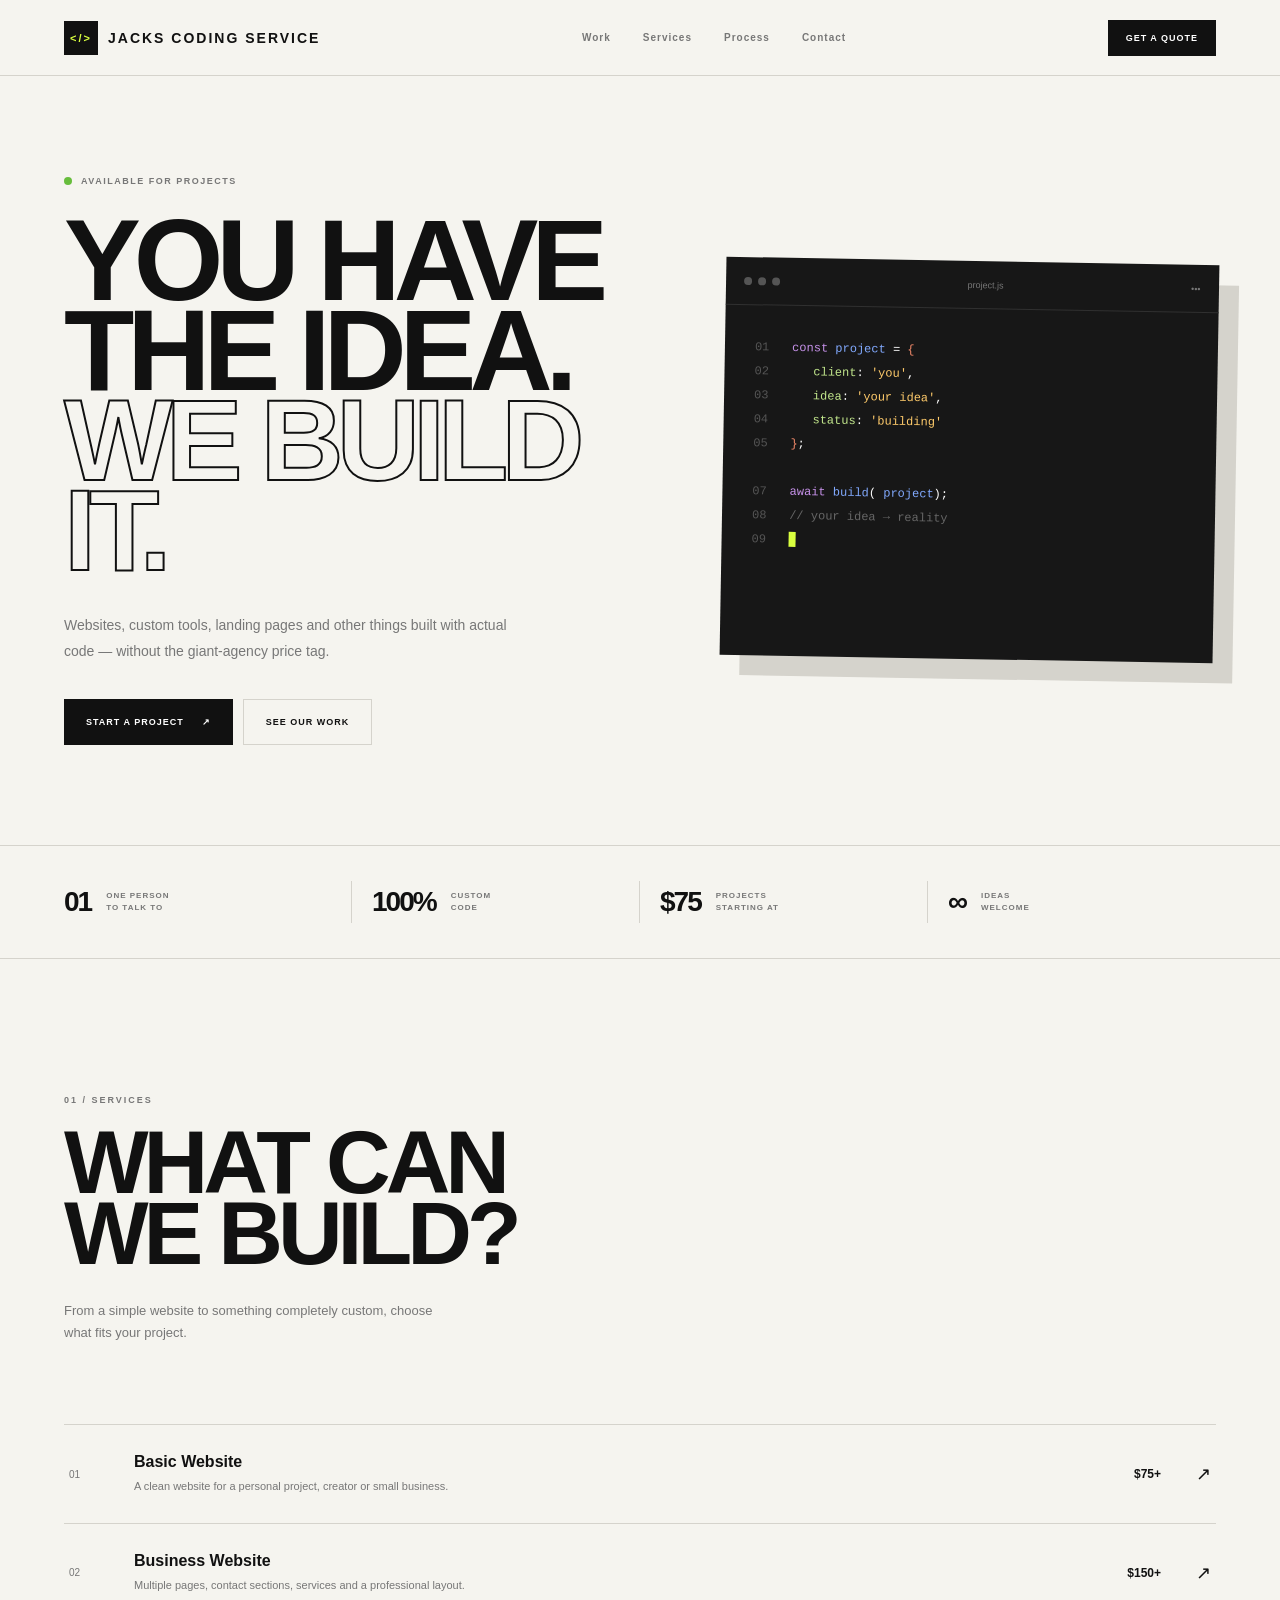
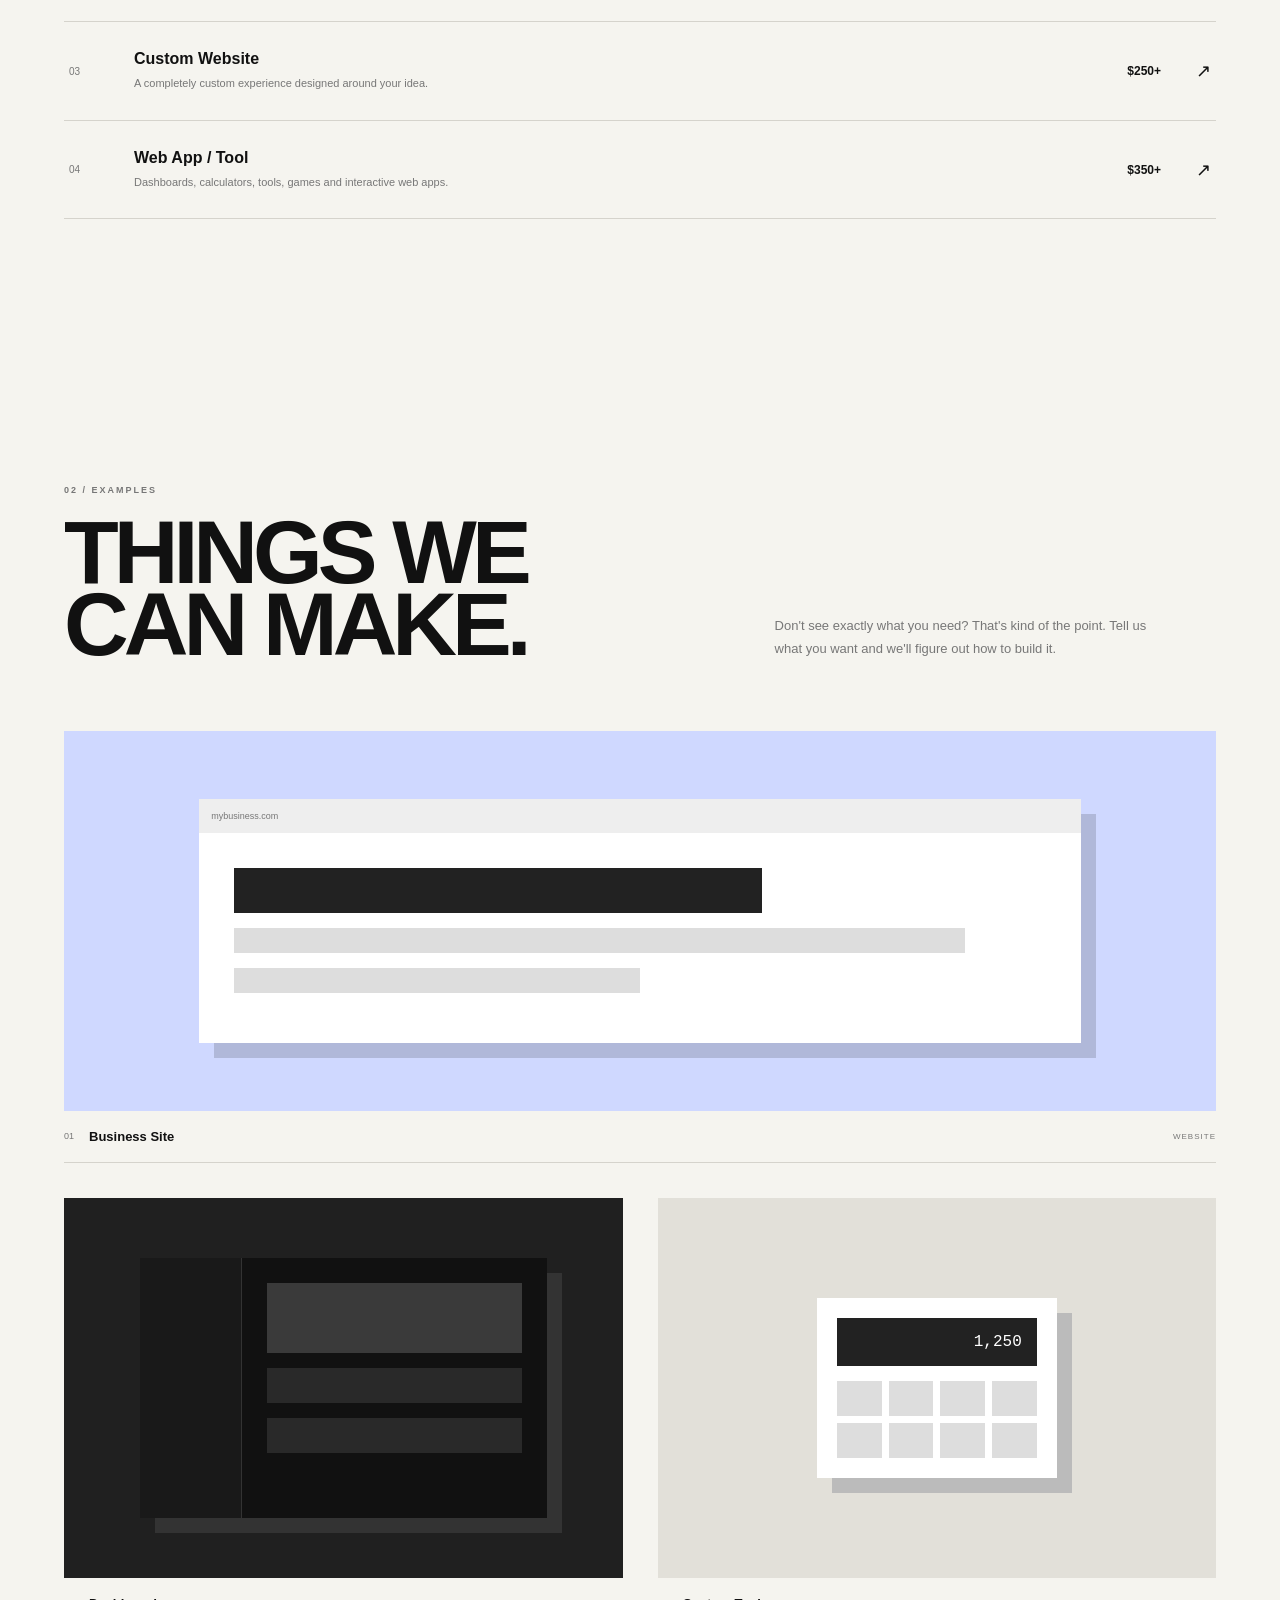
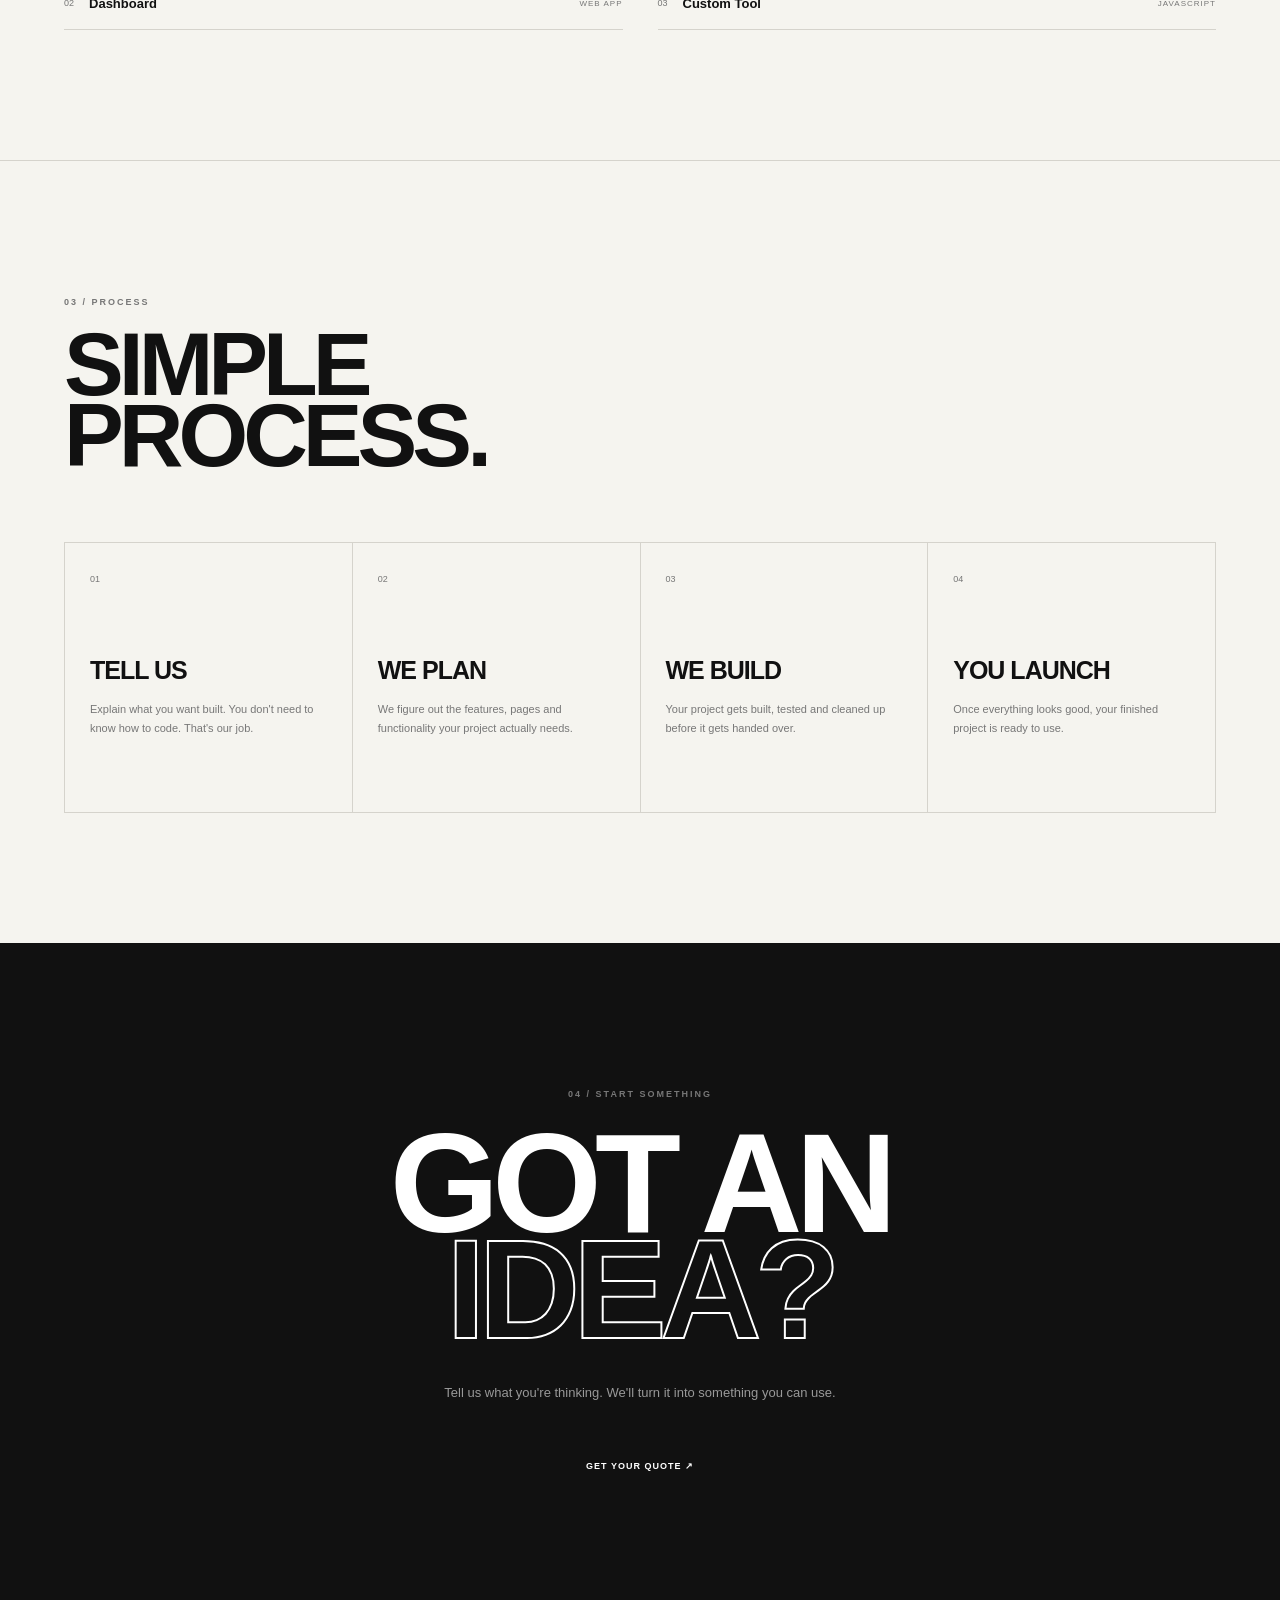
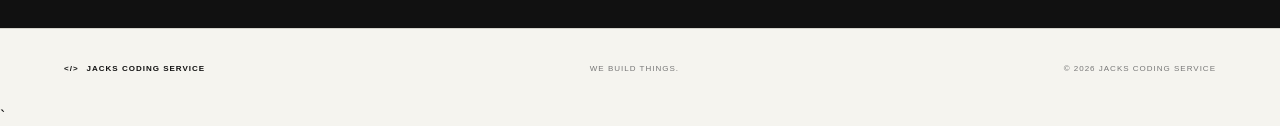
<file: index.html>
<!DOCTYPE html>
<html lang="en">
<head>
    <meta charset="UTF-8">
    <meta name="viewport" content="width=device-width, initial-scale=1.0">

    <title>JACKS CODING SERVICE — Websites & Code</title>

    <link rel="stylesheet" href="style.css">
</head>

<body>

    <!-- NAVIGATION -->

    <header class="navbar">

        <a href="index.html" class="brand">
            <span class="brand-mark">&lt;/&gt;</span>
            JACKS CODING SERVICE
        </a>

        <nav>
            <a href="#work">Work</a>
            <a href="services.html">Services</a>
            <a href="#process">Process</a>
            <a href="#contact">Contact</a>
        </nav>

        <a href="services.html" class="nav-button">
            GET A QUOTE
        </a>

    </header>


    <!-- HERO -->

    <main>

        <section class="hero">

            <div class="hero-left">

                <div class="status">
                    <span></span>
                    AVAILABLE FOR PROJECTS
                </div>

                <h1>
                    YOU HAVE<br>
                    THE IDEA.<br>
                    <em>WE BUILD IT.</em>
                </h1>

                <p class="hero-text">
                    Websites, custom tools, landing pages and
                    other things built with actual code —
                    without the giant-agency price tag.
                </p>

                <div class="hero-buttons">

                    <a
                        href="services.html"
                        class="button primary"
                    >
                        START A PROJECT
                        <span>↗</span>
                    </a>

                    <a
                        href="#work"
                        class="button secondary"
                    >
                        SEE OUR WORK
                    </a>

                </div>

            </div>


            <!-- CODE WINDOW -->

            <div class="code-card">

                <div class="window-top">

                    <div class="window-dots">
                        <i></i>
                        <i></i>
                        <i></i>
                    </div>

                    <span>project.js</span>

                    <span>•••</span>

                </div>

                <div class="code-body">

                    <div>
                        <span class="line-number">01</span>
                        <span class="purple">const</span>
                        <span class="blue">project</span>
                        =
                        <span class="orange">{</span>
                    </div>

                    <div>
                        <span class="line-number">02</span>
                        &nbsp;&nbsp;
                        <span class="green">client</span>:
                        <span class="yellow">'you'</span>,
                    </div>

                    <div>
                        <span class="line-number">03</span>
                        &nbsp;&nbsp;
                        <span class="green">idea</span>:
                        <span class="yellow">'your idea'</span>,
                    </div>

                    <div>
                        <span class="line-number">04</span>
                        &nbsp;&nbsp;
                        <span class="green">status</span>:
                        <span class="yellow">'building'</span>
                    </div>

                    <div>
                        <span class="line-number">05</span>
                        <span class="orange">}</span>;
                    </div>

                    <br>

                    <div>
                        <span class="line-number">07</span>
                        <span class="purple">await</span>
                        <span class="blue">build</span>(
                        <span class="blue">project</span>);
                    </div>

                    <div>
                        <span class="line-number">08</span>
                        <span class="gray">// your idea → reality</span>
                    </div>

                    <div class="cursor-line">
                        <span class="line-number">09</span>
                        <span class="cursor"></span>
                    </div>

                </div>

            </div>

        </section>


        <!-- NUMBERS -->

        <section class="numbers">

            <div>
                <strong>01</strong>
                <span>ONE PERSON<br>TO TALK TO</span>
            </div>

            <div>
                <strong>100%</strong>
                <span>CUSTOM<br>CODE</span>
            </div>

            <div>
                <strong>$75</strong>
                <span>PROJECTS<br>STARTING AT</span>
            </div>

            <div>
                <strong>∞</strong>
                <span>IDEAS<br>WELCOME</span>
            </div>

        </section>


        <!-- SERVICES -->

        <section class="services-preview">

            <div class="section-heading">

                <span class="section-number">
                    01 / SERVICES
                </span>

                <h2>
                    WHAT CAN<br>
                    WE BUILD?
                </h2>

                <p>
                    From a simple website to something
                    completely custom, choose what fits
                    your project.
                </p>

            </div>


            <div class="service-list">

                <a href="services.html" class="service-row">

                    <span>01</span>

                    <div>
                        <h3>Basic Website</h3>
                        <p>
                            A clean website for a personal
                            project, creator or small business.
                        </p>
                    </div>

                    <strong>$75+</strong>

                    <span class="arrow">↗</span>

                </a>


                <a href="services.html" class="service-row">

                    <span>02</span>

                    <div>
                        <h3>Business Website</h3>
                        <p>
                            Multiple pages, contact sections,
                            services and a professional layout.
                        </p>
                    </div>

                    <strong>$150+</strong>

                    <span class="arrow">↗</span>

                </a>


                <a href="services.html" class="service-row">

                    <span>03</span>

                    <div>
                        <h3>Custom Website</h3>
                        <p>
                            A completely custom experience
                            designed around your idea.
                        </p>
                    </div>

                    <strong>$250+</strong>

                    <span class="arrow">↗</span>

                </a>


                <a href="services.html" class="service-row">

                    <span>04</span>

                    <div>
                        <h3>Web App / Tool</h3>
                        <p>
                            Dashboards, calculators, tools,
                            games and interactive web apps.
                        </p>
                    </div>

                    <strong>$350+</strong>

                    <span class="arrow">↗</span>

                </a>

            </div>

        </section>


        <!-- WORK -->

        <section id="work" class="work">

            <div class="section-heading horizontal">

                <div>
                    <span class="section-number">
                        02 / EXAMPLES
                    </span>

                    <h2>
                        THINGS WE<br>
                        CAN MAKE.
                    </h2>
                </div>

                <p>
                    Don't see exactly what you need?
                    That's kind of the point.
                    Tell us what you want and we'll
                    figure out how to build it.
                </p>

            </div>


            <div class="project-grid">

                <div class="project project-large">

                    <div class="project-screen blue-screen">

                        <div class="fake-browser">

                            <div class="fake-bar">
                                mybusiness.com
                            </div>

                            <div class="fake-content">

                                <div></div>
                                <div></div>
                                <div></div>

                            </div>

                        </div>

                    </div>

                    <div class="project-info">

                        <div>
                            <span>01</span>
                            <h3>Business Site</h3>
                        </div>

                        <p>WEBSITE</p>

                    </div>

                </div>


                <div class="project">

                    <div class="project-screen dark-screen">

                        <div class="dashboard">

                            <div class="dash-sidebar"></div>

                            <div class="dash-main">

                                <div></div>
                                <div></div>
                                <div></div>

                            </div>

                        </div>

                    </div>

                    <div class="project-info">

                        <div>
                            <span>02</span>
                            <h3>Dashboard</h3>
                        </div>

                        <p>WEB APP</p>

                    </div>

                </div>


                <div class="project">

                    <div class="project-screen light-screen">

                        <div class="calculator">

                            <div class="calc-display">
                                1,250
                            </div>

                            <div class="calc-buttons">
                                <i></i>
                                <i></i>
                                <i></i>
                                <i></i>
                                <i></i>
                                <i></i>
                                <i></i>
                                <i></i>
                            </div>

                        </div>

                    </div>

                    <div class="project-info">

                        <div>
                            <span>03</span>
                            <h3>Custom Tool</h3>
                        </div>

                        <p>JAVASCRIPT</p>

                    </div>

                </div>

            </div>

        </section>


        <!-- PROCESS -->

        <section id="process" class="process">

            <div class="section-heading">

                <span class="section-number">
                    03 / PROCESS
                </span>

                <h2>
                    SIMPLE<br>
                    PROCESS.
                </h2>

            </div>


            <div class="process-grid">

                <div class="process-card">

                    <span>01</span>

                    <h3>
                        TELL US
                    </h3>

                    <p>
                        Explain what you want built.
                        You don't need to know how to
                        code. That's our job.
                    </p>

                </div>


                <div class="process-card">

                    <span>02</span>

                    <h3>
                        WE PLAN
                    </h3>

                    <p>
                        We figure out the features,
                        pages and functionality your
                        project actually needs.
                    </p>

                </div>


                <div class="process-card">

                    <span>03</span>

                    <h3>
                        WE BUILD
                    </h3>

                    <p>
                        Your project gets built,
                        tested and cleaned up before
                        it gets handed over.
                    </p>

                </div>


                <div class="process-card">

                    <span>04</span>

                    <h3>
                        YOU LAUNCH
                    </h3>

                    <p>
                        Once everything looks good,
                        your finished project is ready
                        to use.
                    </p>

                </div>

            </div>

        </section>


        <!-- CTA -->

        <section id="contact" class="cta">

            <span class="section-number">
                04 / START SOMETHING
            </span>

            <h2>
                GOT AN<br>
                <em>IDEA?</em>
            </h2>

            <p>
                Tell us what you're thinking.
                We'll turn it into something you can use.
            </p>

            <a
                href="services.html"
                class="button primary"
            >
                GET YOUR QUOTE ↗
            </a>

        </section>

    </main>


    <!-- FOOTER -->

    <footer>

        <div class="footer-brand">
            <span>&lt;/&gt;</span>
            JACKS CODING SERVICE
        </div>

        <div>
            WE BUILD THINGS.
        </div>

        <div>
            © 2026 JACKS CODING SERVICE
        </div>

    </footer>


    <script src="script.js"></script>

</body>
</html>`
</file>
<file: style.css>
/* =========================================================
   JACKS CODING SERVICE - COMPLETE STYLESHEET
   ========================================================= */

:root {
    --bg: #f5f4ef;
    --black: #111111;
    --white: #ffffff;
    --gray: #777777;
    --light-gray: #e5e3dc;
    --border: #d5d3cc;
    --lime: #d9ff3f;
}

/* RESET */

* {
    margin: 0;
    padding: 0;
    box-sizing: border-box;
}

html {
    scroll-behavior: smooth;
}

body {
    background: var(--bg);
    color: var(--black);
    font-family: Arial, Helvetica, sans-serif;
    overflow-x: hidden;
}

a {
    color: inherit;
    text-decoration: none;
}

button,
input,
textarea {
    font-family: inherit;
}

/* =========================================================
   NAVIGATION
   ========================================================= */

.navbar {
    height: 76px;
    width: 100%;

    padding: 0 5vw;

    display: flex;
    align-items: center;
    justify-content: space-between;

    border-bottom: 1px solid var(--border);

    position: sticky;
    top: 0;
    z-index: 1000;

    background: rgba(245, 244, 239, 0.96);
    backdrop-filter: blur(12px);
}

.brand {
    display: flex;
    align-items: center;
    gap: 10px;

    font-size: 14px;
    font-weight: 900;
    letter-spacing: 2px;
}

.brand-mark {
    width: 34px;
    height: 34px;

    display: flex;
    align-items: center;
    justify-content: center;

    background: var(--black);
    color: var(--lime);

    font-size: 11px;
}

.navbar nav {
    display: flex;
    align-items: center;
    gap: 32px;
}

.navbar nav a {
    font-size: 10px;
    font-weight: 700;
    letter-spacing: 1px;
    color: var(--gray);

    transition: 0.2s ease;
}

.navbar nav a:hover {
    color: var(--black);
}

.nav-button {
    padding: 13px 18px;

    background: var(--black);
    color: var(--white);

    font-size: 9px;
    font-weight: 900;
    letter-spacing: 1px;

    transition: 0.2s ease;
}

.nav-button:hover {
    background: var(--lime);
    color: var(--black);
}

/* =========================================================
   GENERAL
   ========================================================= */

main {
    width: 100%;
}

.section-number {
    display: inline-block;

    color: var(--gray);

    font-size: 9px;
    font-weight: 900;

    letter-spacing: 2px;
}

/* =========================================================
   HERO
   ========================================================= */

.hero {
    max-width: 1400px;

    min-height: 720px;

    margin: 0 auto;

    padding: 100px 5vw;

    display: grid;
    grid-template-columns: 1fr 0.85fr;

    align-items: center;

    gap: 80px;
}

.status {
    display: flex;
    align-items: center;
    gap: 9px;

    margin-bottom: 30px;

    color: var(--gray);

    font-size: 9px;
    font-weight: 900;

    letter-spacing: 1.5px;
}

.status span {
    width: 8px;
    height: 8px;

    border-radius: 50%;

    background: #67bd3c;
}

.hero h1 {
    font-size: clamp(65px, 9vw, 130px);

    line-height: 0.78;

    letter-spacing: -7px;

    font-weight: 900;
}

.hero h1 em {
    color: transparent;

    -webkit-text-stroke: 2px var(--black);

    font-style: normal;
}

.hero-text {
    max-width: 470px;

    margin-top: 38px;

    color: var(--gray);

    font-size: 14px;

    line-height: 1.8;
}

.hero-buttons {
    display: flex;
    flex-wrap: wrap;

    gap: 10px;

    margin-top: 35px;
}

/* =========================================================
   BUTTONS
   ========================================================= */

.button {
    display: inline-flex;

    align-items: center;
    justify-content: center;

    gap: 18px;

    padding: 17px 22px;

    font-size: 9px;
    font-weight: 900;

    letter-spacing: 1px;

    transition: 0.2s ease;
}

.button.primary {
    background: var(--black);
    color: var(--white);
}

.button.primary:hover {
    background: var(--lime);
    color: var(--black);

    transform: translateY(-2px);
}

.button.secondary {
    border: 1px solid var(--border);
}

.button.secondary:hover {
    border-color: var(--black);

    transform: translateY(-2px);
}

/* =========================================================
   CODE WINDOW
   ========================================================= */

.code-card {
    width: 100%;

    background: #171717;
    color: white;

    box-shadow: 20px 20px 0 var(--border);

    transform: rotate(1deg);

    transition: 0.3s ease;
}

.code-card:hover {
    transform: rotate(0deg) translateY(-5px);
}

.window-top {
    height: 48px;

    padding: 0 18px;

    display: flex;
    align-items: center;
    justify-content: space-between;

    border-bottom: 1px solid #303030;

    color: #777777;

    font-size: 9px;
}

.window-dots {
    display: flex;
    gap: 6px;
}

.window-dots i {
    width: 8px;
    height: 8px;

    display: block;

    border-radius: 50%;

    background: #555555;
}

.code-body {
    min-height: 350px;

    padding: 30px;

    font-family: Consolas, "Courier New", monospace;

    font-size: 12px;

    line-height: 2;
}

.line-number {
    display: inline-block;

    width: 30px;

    color: #555555;
}

.purple {
    color: #c792ea;
}

.blue {
    color: #82aaff;
}

.orange {
    color: #f78c6c;
}

.green {
    color: #c3e88d;
}

.yellow {
    color: #ffcb6b;
}

.gray {
    color: #666666;
}

.cursor {
    display: inline-block;

    width: 7px;
    height: 15px;

    background: var(--lime);

    vertical-align: middle;

    animation: cursorBlink 1s infinite;
}

@keyframes cursorBlink {
    50% {
        opacity: 0;
    }
}

/* =========================================================
   NUMBERS
   ========================================================= */

.numbers {
    max-width: 1300px;

    margin: 0 auto;

    padding: 35px 5vw;

    display: grid;
    grid-template-columns: repeat(4, 1fr);

    border-top: 1px solid var(--border);
    border-bottom: 1px solid var(--border);
}

.numbers div {
    display: flex;
    align-items: center;

    gap: 15px;

    padding: 5px 20px;

    border-right: 1px solid var(--border);
}

.numbers div:first-child {
    padding-left: 0;
}

.numbers div:last-child {
    border-right: none;
}

.numbers strong {
    font-size: 28px;
    letter-spacing: -2px;
}

.numbers span {
    color: var(--gray);

    font-size: 8px;
    font-weight: 900;

    line-height: 1.5;

    letter-spacing: 1px;
}

/* =========================================================
   MAIN SECTIONS
   ========================================================= */

.services-preview,
.work,
.process {
    max-width: 1300px;

    margin: 0 auto;

    padding: 130px 5vw;
}

.section-heading h2 {
    margin-top: 20px;

    font-size: clamp(55px, 7vw, 95px);

    line-height: 0.8;

    letter-spacing: -5px;
}

.section-heading > p {
    max-width: 370px;

    margin-top: 30px;

    color: var(--gray);

    font-size: 13px;

    line-height: 1.7;
}

/* =========================================================
   SERVICES LIST
   ========================================================= */

.service-list {
    margin-top: 80px;

    border-top: 1px solid var(--border);
}

.service-row {
    display: grid;

    grid-template-columns: 45px 1fr 100px 30px;

    gap: 20px;

    align-items: center;

    padding: 28px 5px;

    border-bottom: 1px solid var(--border);

    transition: 0.2s ease;
}

.service-row:hover {
    padding-left: 15px;

    background: var(--light-gray);
}

.service-row > span:first-child {
    color: var(--gray);

    font-size: 10px;
}

.service-row h3 {
    font-size: 16px;
}

.service-row p {
    max-width: 500px;

    margin-top: 7px;

    color: var(--gray);

    font-size: 11px;

    line-height: 1.5;
}

.service-row > strong {
    text-align: right;

    font-size: 12px;
}

.arrow {
    text-align: right;

    font-size: 18px;
}

/* =========================================================
   WORK
   ========================================================= */

.section-heading.horizontal {
    display: grid;

    grid-template-columns: 1fr 0.7fr;

    align-items: end;

    gap: 80px;
}

.section-heading.horizontal p {
    max-width: 380px;

    color: var(--gray);

    line-height: 1.8;
}

.project-grid {
    margin-top: 70px;

    display: grid;
    grid-template-columns: 1fr 1fr;

    gap: 35px;
}

.project-large {
    grid-column: span 2;
}

.project-screen {
    min-height: 380px;

    padding: 25px;

    display: flex;
    align-items: center;
    justify-content: center;

    overflow: hidden;
}

.blue-screen {
    background: #cfd8ff;
}

.dark-screen {
    background: #202020;
}

.light-screen {
    background: #e2e0d9;
}

/* Fake browser */

.fake-browser {
    width: 80%;

    background: white;

    box-shadow: 15px 15px 0 rgba(0, 0, 0, 0.15);
}

.fake-bar {
    padding: 12px;

    background: #eeeeee;

    color: #777777;

    font-size: 9px;
}

.fake-content {
    padding: 35px;
}

.fake-content div {
    height: 25px;

    margin-bottom: 15px;

    background: #dddddd;
}

.fake-content div:first-child {
    width: 65%;
    height: 45px;

    background: #222222;
}

.fake-content div:nth-child(2) {
    width: 90%;
}

.fake-content div:nth-child(3) {
    width: 50%;
}

/* Fake dashboard */

.dashboard {
    width: 80%;
    height: 260px;

    display: flex;

    background: #111111;

    box-shadow: 15px 15px 0 #333333;
}

.dash-sidebar {
    width: 25%;

    background: #191919;

    border-right: 1px solid #333333;
}

.dash-main {
    flex: 1;

    padding: 25px;
}

.dash-main div {
    height: 35px;

    margin-bottom: 15px;

    background: #292929;
}

.dash-main div:first-child {
    height: 70px;

    background: #3a3a3a;
}

/* Fake calculator */

.calculator {
    width: 240px;

    padding: 20px;

    background: white;

    box-shadow: 15px 15px 0 #bbbbbb;
}

.calc-display {
    padding: 15px;

    margin-bottom: 15px;

    background: #222222;

    color: white;

    text-align: right;

    font-family: Consolas, monospace;
}

.calc-buttons {
    display: grid;

    grid-template-columns: repeat(4, 1fr);

    gap: 7px;
}

.calc-buttons i {
    height: 35px;

    background: #dddddd;
}

/* Project info */

.project-info {
    display: flex;
    align-items: center;
    justify-content: space-between;

    padding: 18px 0;

    border-bottom: 1px solid var(--border);
}

.project-info div {
    display: flex;
    align-items: center;

    gap: 15px;
}

.project-info span {
    color: var(--gray);

    font-size: 9px;
}

.project-info h3 {
    font-size: 13px;
}

.project-info p {
    color: var(--gray);

    font-size: 8px;

    letter-spacing: 1px;
}

/* =========================================================
   PROCESS
   ========================================================= */

.process {
    border-top: 1px solid var(--border);
}

.process-grid {
    margin-top: 70px;

    display: grid;
    grid-template-columns: repeat(4, 1fr);

    border-top: 1px solid var(--border);
    border-left: 1px solid var(--border);
}

.process-card {
    min-height: 270px;

    padding: 25px;

    border-right: 1px solid var(--border);
    border-bottom: 1px solid var(--border);
}

.process-card > span {
    color: var(--gray);

    font-size: 9px;
}

.process-card h3 {
    margin-top: 70px;

    font-size: 25px;

    letter-spacing: -1px;
}

.process-card p {
    margin-top: 15px;

    color: var(--gray);

    font-size: 11px;

    line-height: 1.7;
}

/* =========================================================
   CTA
   ========================================================= */

.cta {
    max-width: 1300px;

    margin: 0 auto;

    padding: 140px 5vw;

    background: var(--black);

    color: white;

    text-align: center;
}

.cta h2 {
    margin-top: 30px;

    font-size: clamp(70px, 11vw, 150px);

    line-height: 0.75;

    letter-spacing: -7px;
}

.cta h2 em {
    color: transparent;

    -webkit-text-stroke: 2px white;

    font-style: normal;
}

.cta p {
    max-width: 420px;

    margin: 40px auto;

    color: #999999;

    font-size: 13px;

    line-height: 1.7;
}

/* =========================================================
   FOOTER
   ========================================================= */

footer {
    max-width: 1300px;

    margin: 0 auto;

    padding: 35px 5vw;

    display: flex;
    align-items: center;
    justify-content: space-between;

    border-top: 1px solid var(--border);

    color: var(--gray);

    font-size: 8px;

    letter-spacing: 1px;
}

.footer-brand {
    display: flex;
    align-items: center;

    gap: 8px;

    color: var(--black);

    font-weight: 900;
}

.footer-brand span {
    color: var(--black);
}

/* =========================================================
   MOBILE
   ========================================================= */

@media (max-width: 900px) {

    .navbar nav {
        display: none;
    }

    .hero {
        grid-template-columns: 1fr;

        padding-top: 70px;

        gap: 60px;
    }

    .code-card {
        max-width: 650px;
    }

    .numbers {
        grid-template-columns: 1fr 1fr;
    }

    .numbers div {
        padding: 15px 0;

        border-right: none;
        border-bottom: 1px solid var(--border);
    }

    .section-heading.horizontal {
        grid-template-columns: 1fr;

        gap: 30px;
    }

    .project-grid {
        grid-template-columns: 1fr;
    }

    .project-large {
        grid-column: span 1;
    }

    .process-grid {
        grid-template-columns: 1fr 1fr;
    }
}

@media (max-width: 600px) {

    .navbar {
        height: 65px;

        padding: 0 20px;
    }

    .nav-button {
        display: none;
    }

    .hero {
        min-height: auto;

        padding: 65px 20px;
    }

    .hero h1 {
        font-size: 64px;

        letter-spacing: -4px;
    }

    .hero-text {
        font-size: 12px;
    }

    .code-body {
        padding: 20px;

        font-size: 10px;
    }

    .numbers {
        margin: 0 20px;

        padding: 20px 0;
    }

    .numbers strong {
        font-size: 22px;
    }

    .services-preview,
    .work,
    .process {
        padding: 90px 20px;
    }

    .section-heading h2 {
        font-size: 55px;

        letter-spacing: -3px;
    }

    .service-row {
        grid-template-columns: 25px 1fr;

        gap: 10px;
    }

    .service-row > strong,
    .service-row .arrow {
        display: none;
    }

    .project-screen {
        min-height: 250px;
    }

    .process-grid {
        grid-template-columns: 1fr;
    }

    .process-card {
        min-height: 220px;
    }

    .process-card h3 {
        margin-top: 45px;
    }

    .cta {
        margin: 0 20px;

        padding: 100px 20px;
    }

    .cta h2 {
        font-size: 75px;

        letter-spacing: -5px;
    }

    footer {
        margin: 0 20px;

        padding: 25px 0;

        flex-direction: column;

        gap: 15px;

        text-align: center;
    }

}
</file>
